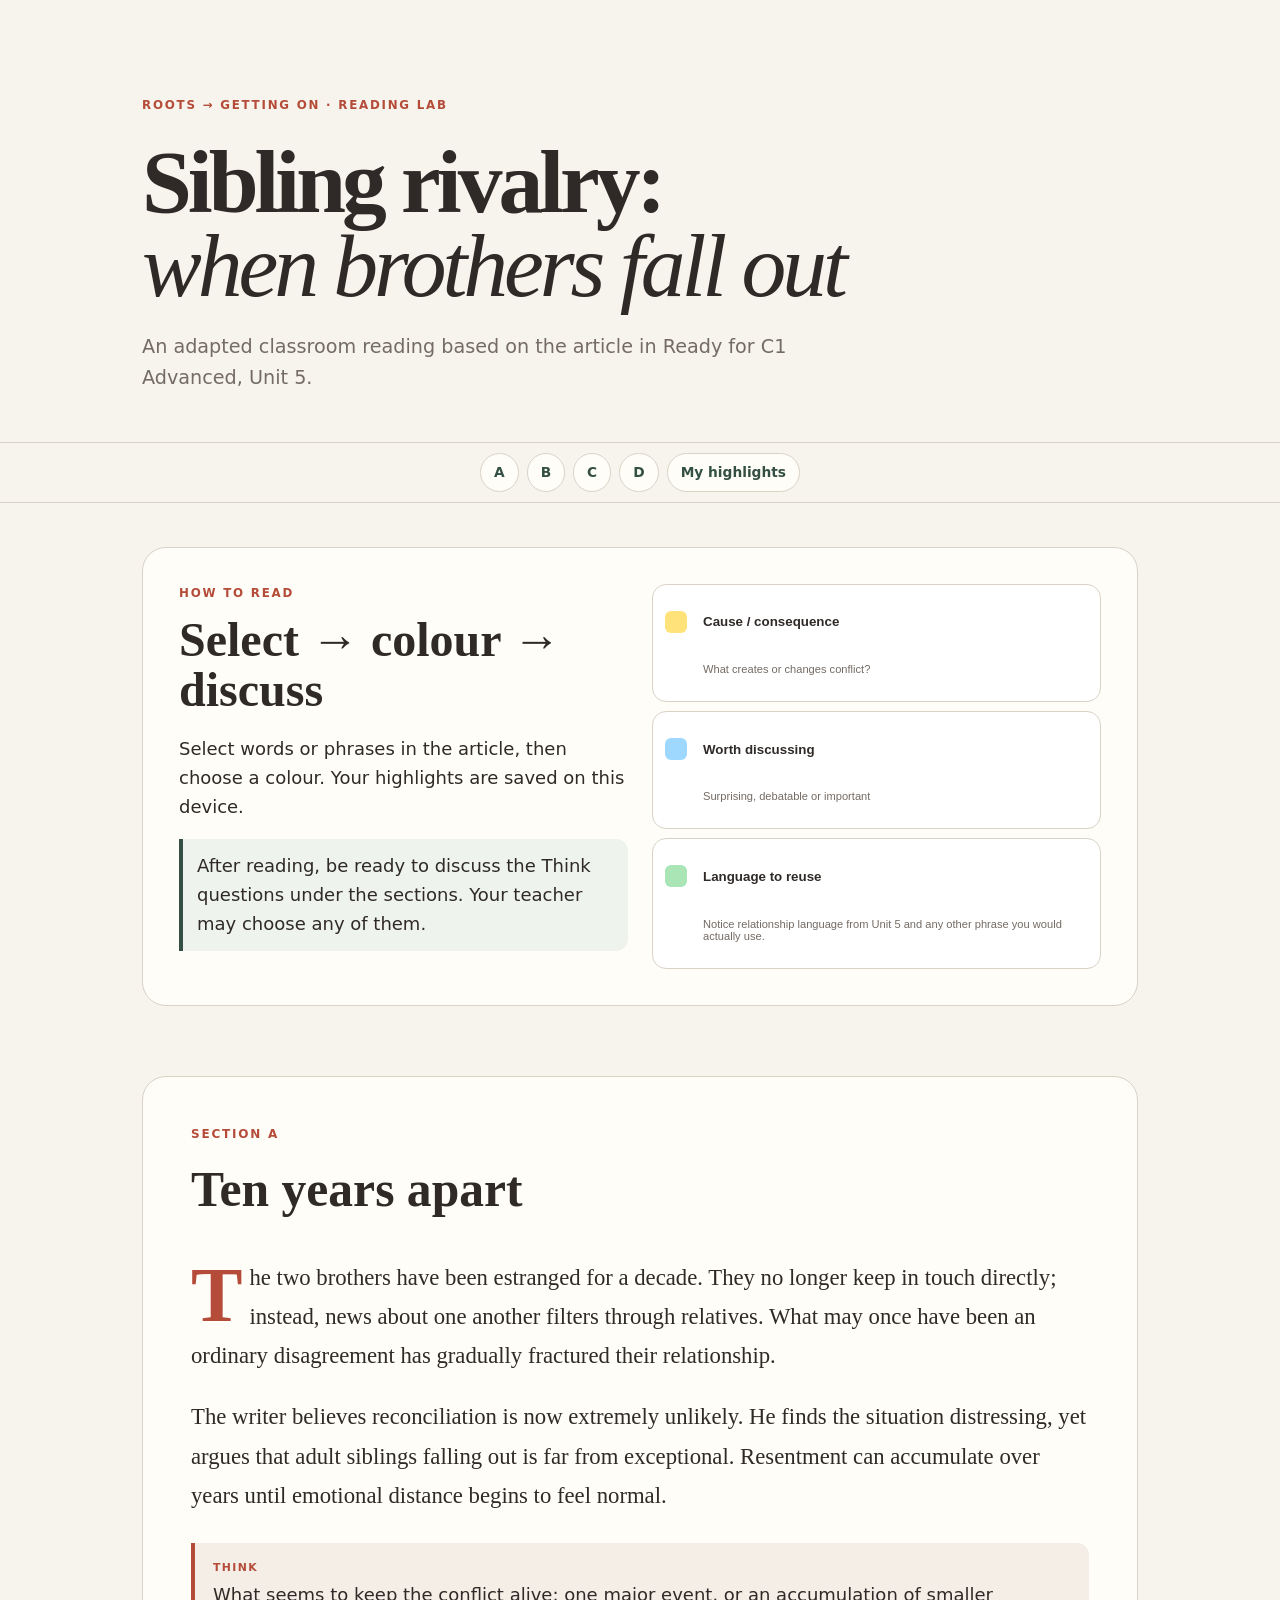
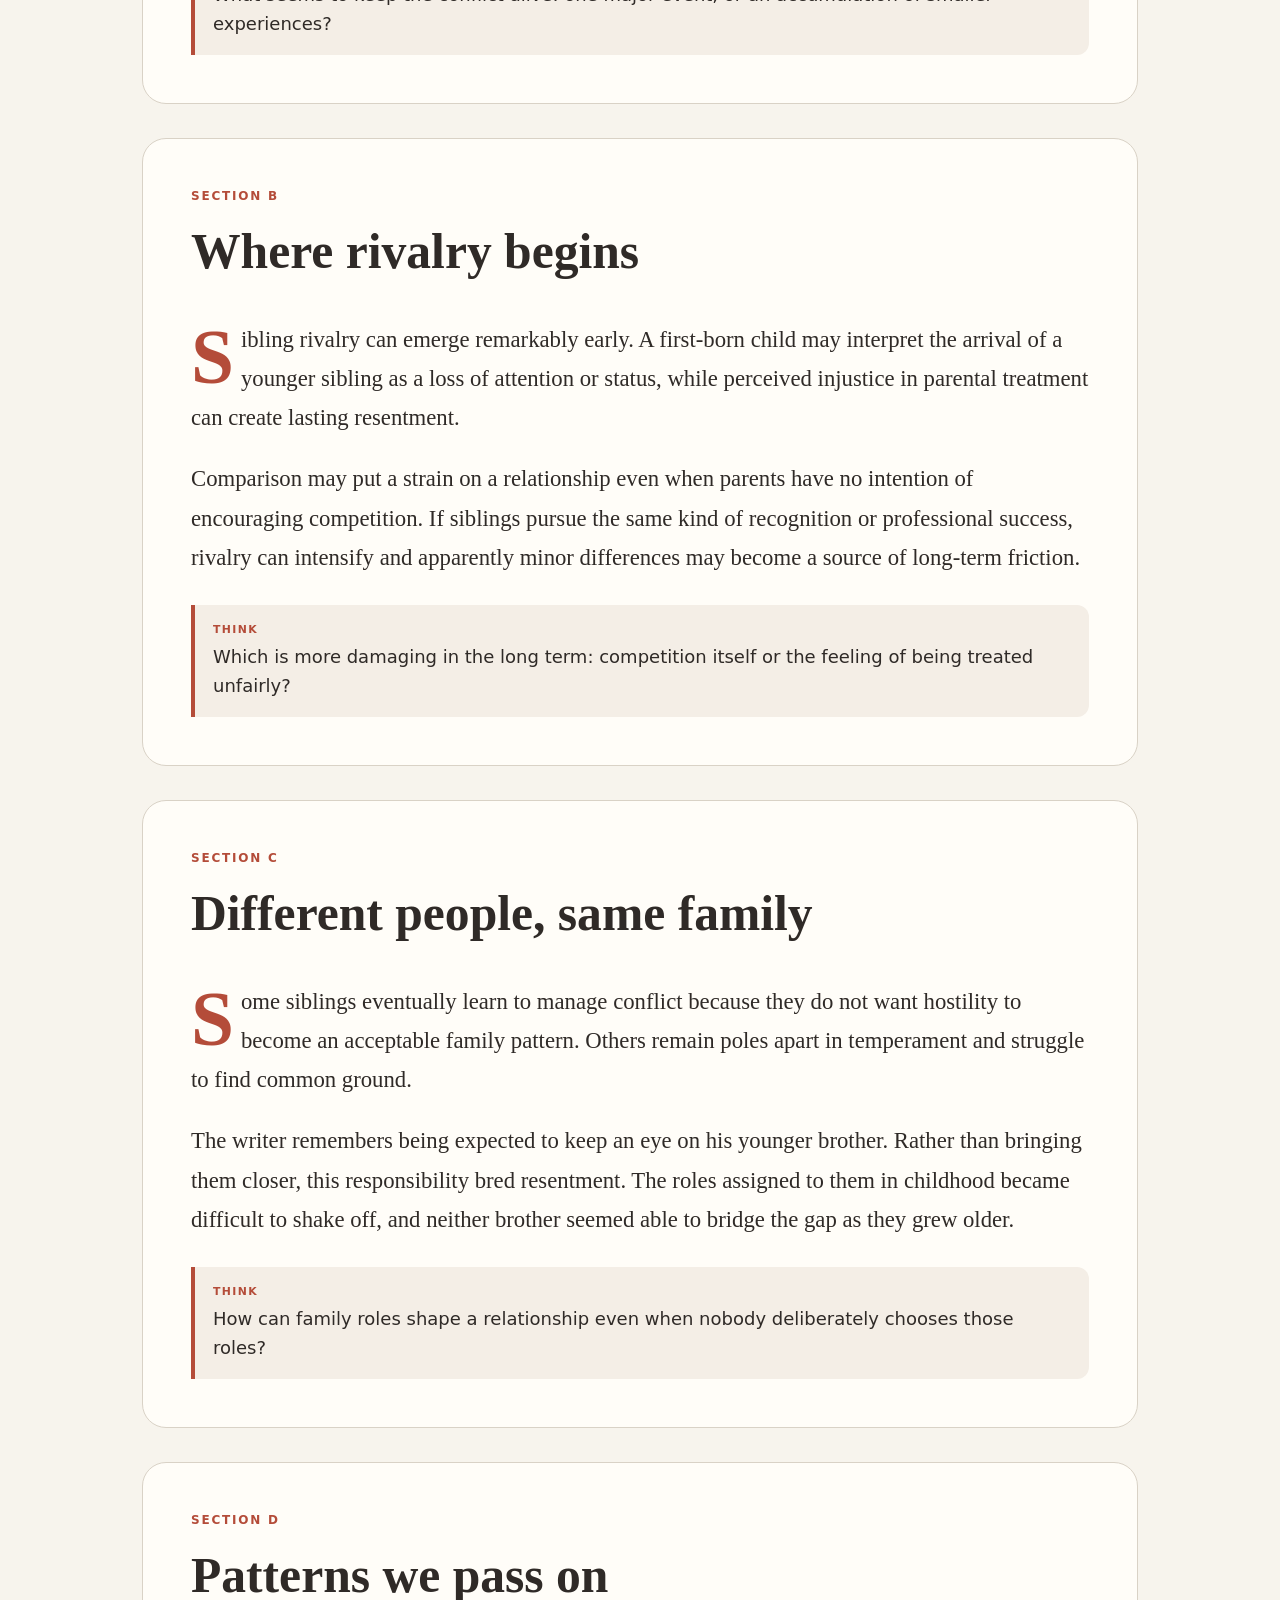
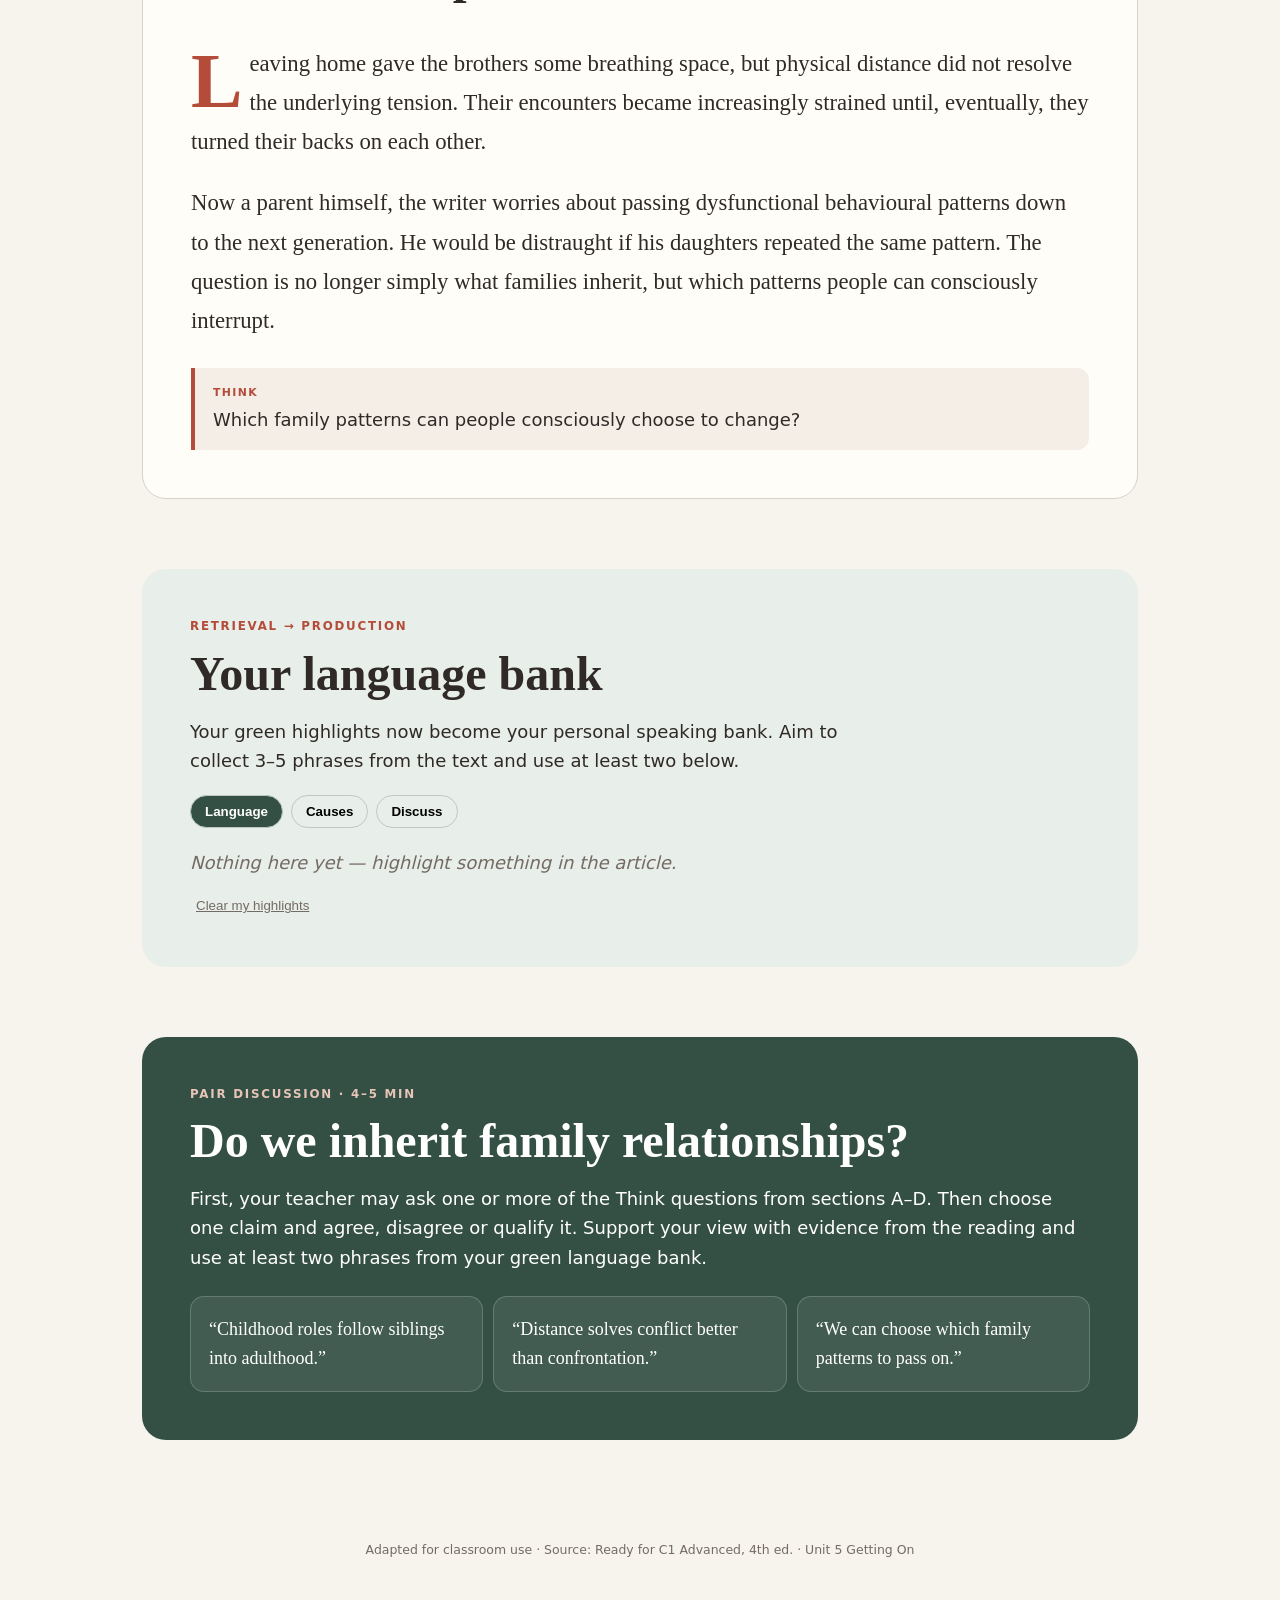
<file: family-relationships/sibling-rivalry/index.html>
<!doctype html>
<html lang="en">
<head>
<meta charset="utf-8">
<meta name="viewport" content="width=device-width,initial-scale=1,viewport-fit=cover">
<meta name="theme-color" content="#f7f4ed">
<title>Sibling Rivalry · Reading Lab</title>
<link rel="stylesheet" href="style.css">
</head>
<body>
<header class="hero">
  <div class="eyebrow">ROOTS → GETTING ON · READING LAB</div>
  <h1>Sibling rivalry:<br><em>when brothers fall out</em></h1>
  <p class="dek">An adapted classroom reading based on the article in Ready for C1 Advanced, Unit 5.</p>
</header>
<nav class="progress" aria-label="Article sections"><a href="#section-a">A</a><a href="#section-b">B</a><a href="#section-c">C</a><a href="#section-d">D</a><a href="#your-highlights">My highlights</a></nav>
<main>
<section class="instructions">
 <div><div class="eyebrow">HOW TO READ</div><h2>Select → colour → discuss</h2>
  <p>Select words or phrases in the article, then choose a colour. Your highlights are saved on this device.</p>
  <p class="teacher-note">After reading, be ready to discuss the Think questions under the sections. Your teacher may choose any of them.</p>
 </div>
 <div class="legend">
   <button data-color="cause" type="button"><i class="yellow"></i><b>Cause / consequence</b><small>What creates or changes conflict?</small></button>
   <button data-color="discuss" type="button"><i class="blue"></i><b>Worth discussing</b><small>Surprising, debatable or important</small></button>
   <button data-color="language" type="button"><i class="green"></i><b>Language to reuse</b><small>Notice relationship language from Unit 5 and any other phrase you would actually use.</small></button>
 </div>
</section>
<section class="article-section" id="section-a">
  <div class="section-kicker">SECTION A</div><h2>Ten years apart</h2>
  <div class="selectable">
    <p>The two brothers have been estranged for a decade. They no longer keep in touch directly; instead, news about one another filters through relatives. What may once have been an ordinary disagreement has gradually fractured their relationship.</p>
    <p>The writer believes reconciliation is now extremely unlikely. He finds the situation distressing, yet argues that adult siblings falling out is far from exceptional. Resentment can accumulate over years until emotional distance begins to feel normal.</p>
  </div>
  <div class="microtask"><span>Think</span>What seems to keep the conflict alive: one major event, or an accumulation of smaller experiences?</div>
</section>
<section class="article-section" id="section-b">
  <div class="section-kicker">SECTION B</div><h2>Where rivalry begins</h2>
  <div class="selectable">
    <p>Sibling rivalry can emerge remarkably early. A first-born child may interpret the arrival of a younger sibling as a loss of attention or status, while perceived injustice in parental treatment can create lasting resentment.</p>
    <p>Comparison may put a strain on a relationship even when parents have no intention of encouraging competition. If siblings pursue the same kind of recognition or professional success, rivalry can intensify and apparently minor differences may become a source of long-term friction.</p>
  </div>
  <div class="microtask"><span>Think</span>Which is more damaging in the long term: competition itself or the feeling of being treated unfairly?</div>
</section>
<section class="article-section" id="section-c">
  <div class="section-kicker">SECTION C</div><h2>Different people, same family</h2>
  <div class="selectable">
    <p>Some siblings eventually learn to manage conflict because they do not want hostility to become an acceptable family pattern. Others remain poles apart in temperament and struggle to find common ground.</p>
    <p>The writer remembers being expected to keep an eye on his younger brother. Rather than bringing them closer, this responsibility bred resentment. The roles assigned to them in childhood became difficult to shake off, and neither brother seemed able to bridge the gap as they grew older.</p>
  </div>
  <div class="microtask"><span>Think</span>How can family roles shape a relationship even when nobody deliberately chooses those roles?</div>
</section>
<section class="article-section" id="section-d">
  <div class="section-kicker">SECTION D</div><h2>Patterns we pass on</h2>
  <div class="selectable">
    <p>Leaving home gave the brothers some breathing space, but physical distance did not resolve the underlying tension. Their encounters became increasingly strained until, eventually, they turned their backs on each other.</p>
    <p>Now a parent himself, the writer worries about passing dysfunctional behavioural patterns down to the next generation. He would be distraught if his daughters repeated the same pattern. The question is no longer simply what families inherit, but which patterns people can consciously interrupt.</p>
  </div>
  <div class="microtask"><span>Think</span>Which family patterns can people consciously choose to change?</div>
</section>
<section class="collection" id="your-highlights">
 <div class="eyebrow">RETRIEVAL → PRODUCTION</div><h2>Your language bank</h2>
 <p class="collection-intro">Your green highlights now become your personal speaking bank. Aim to collect 3–5 phrases from the text and use at least two below.</p>
 <div class="tabs"><button class="tab active" data-filter="language">Language</button><button class="tab" data-filter="cause">Causes</button><button class="tab" data-filter="discuss">Discuss</button></div>
 <div id="highlight-list" class="highlight-list"></div><button id="clear-all" class="clear" type="button">Clear my highlights</button>
</section>
<section class="final-task">
 <div class="eyebrow">PAIR DISCUSSION · 4–5 MIN</div><h2>Do we inherit family relationships?</h2>
 <p>First, your teacher may ask one or more of the Think questions from sections A–D. Then choose one claim and agree, disagree or qualify it. Support your view with evidence from the reading and use at least two phrases from your green language bank.</p>
 <div class="claims"><blockquote>“Childhood roles follow siblings into adulthood.”</blockquote><blockquote>“Distance solves conflict better than confrontation.”</blockquote><blockquote>“We can choose which family patterns to pass on.”</blockquote></div>
</section>
</main>
<div id="palette" class="palette" hidden><button data-color="cause"><i class="yellow"></i><span>Cause</span></button><button data-color="discuss"><i class="blue"></i><span>Discuss</span></button><button data-color="language"><i class="green"></i><span>Language</span></button><button data-color="remove"><span>×</span><span>Remove</span></button></div>
<footer>Adapted for classroom use · Source: Ready for C1 Advanced, 4th ed. · Unit 5 Getting On</footer><script src="app.js"></script>
</body></html>
</file>
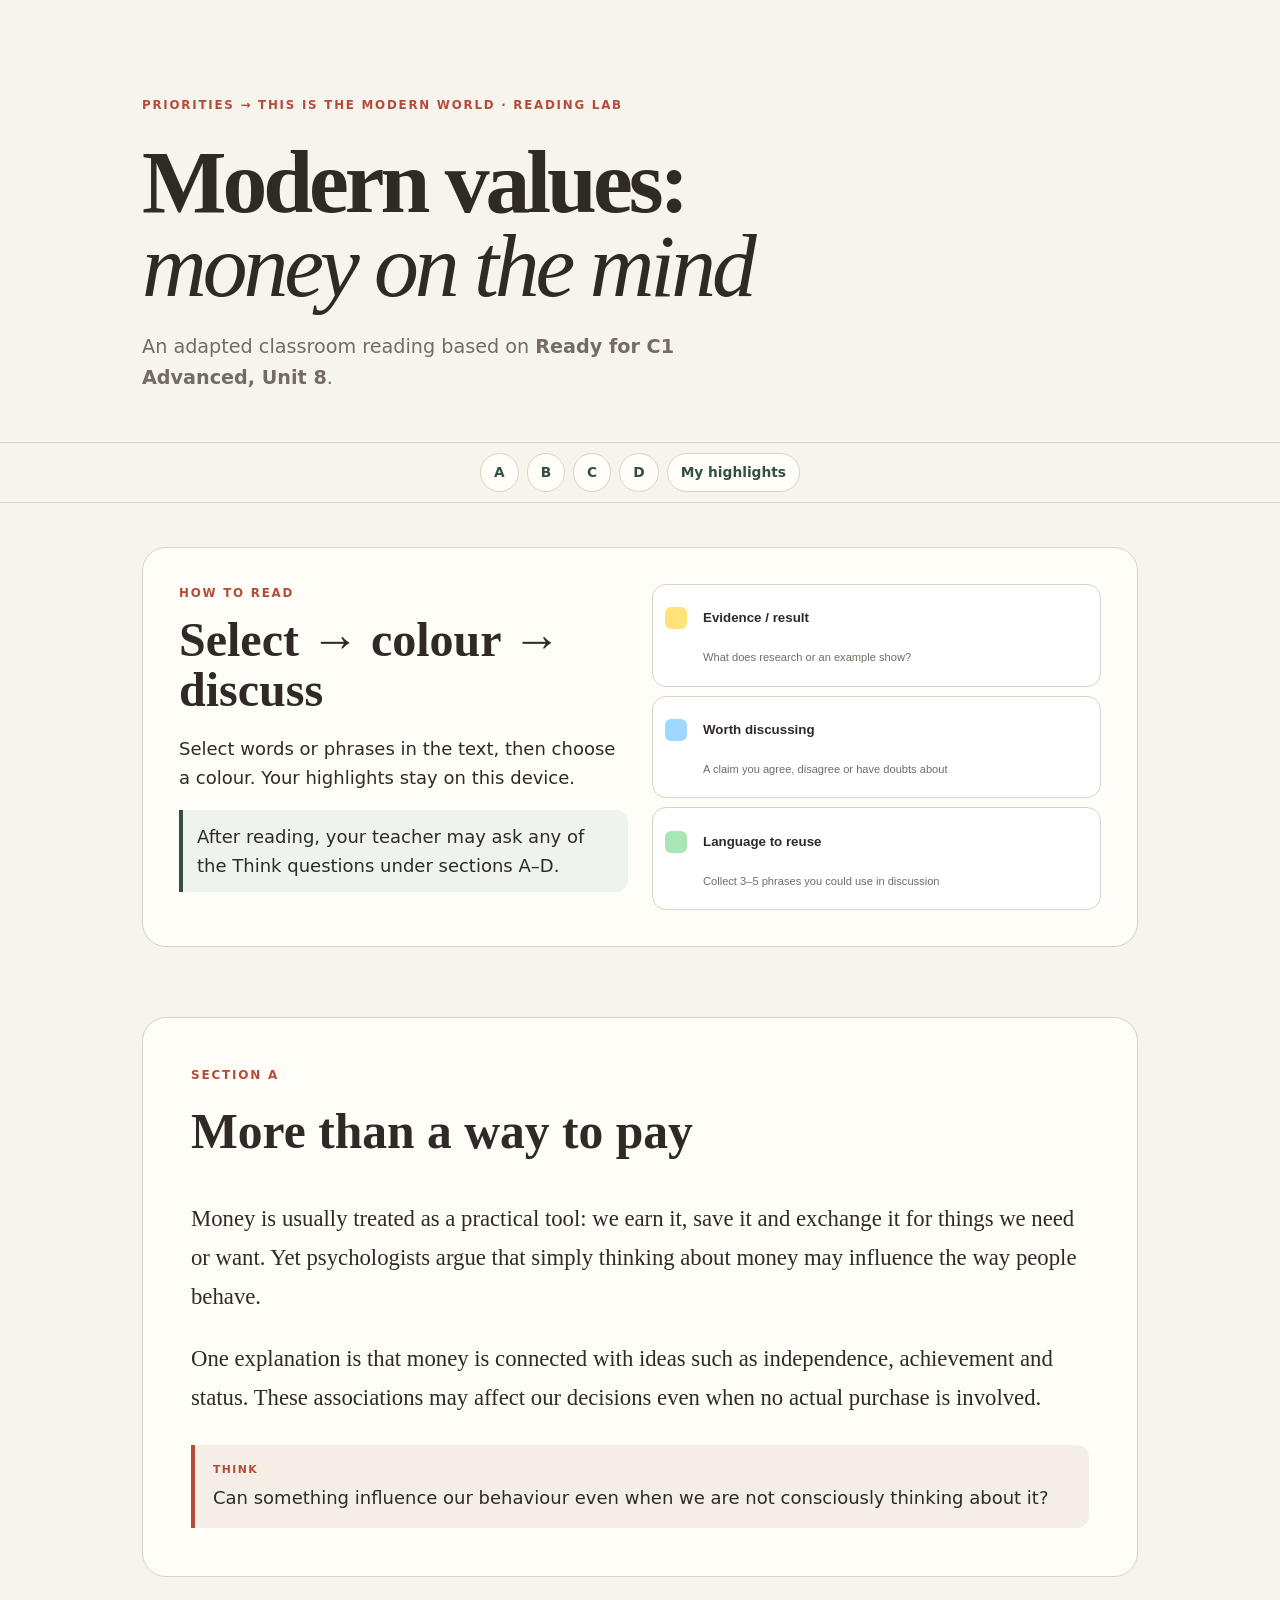
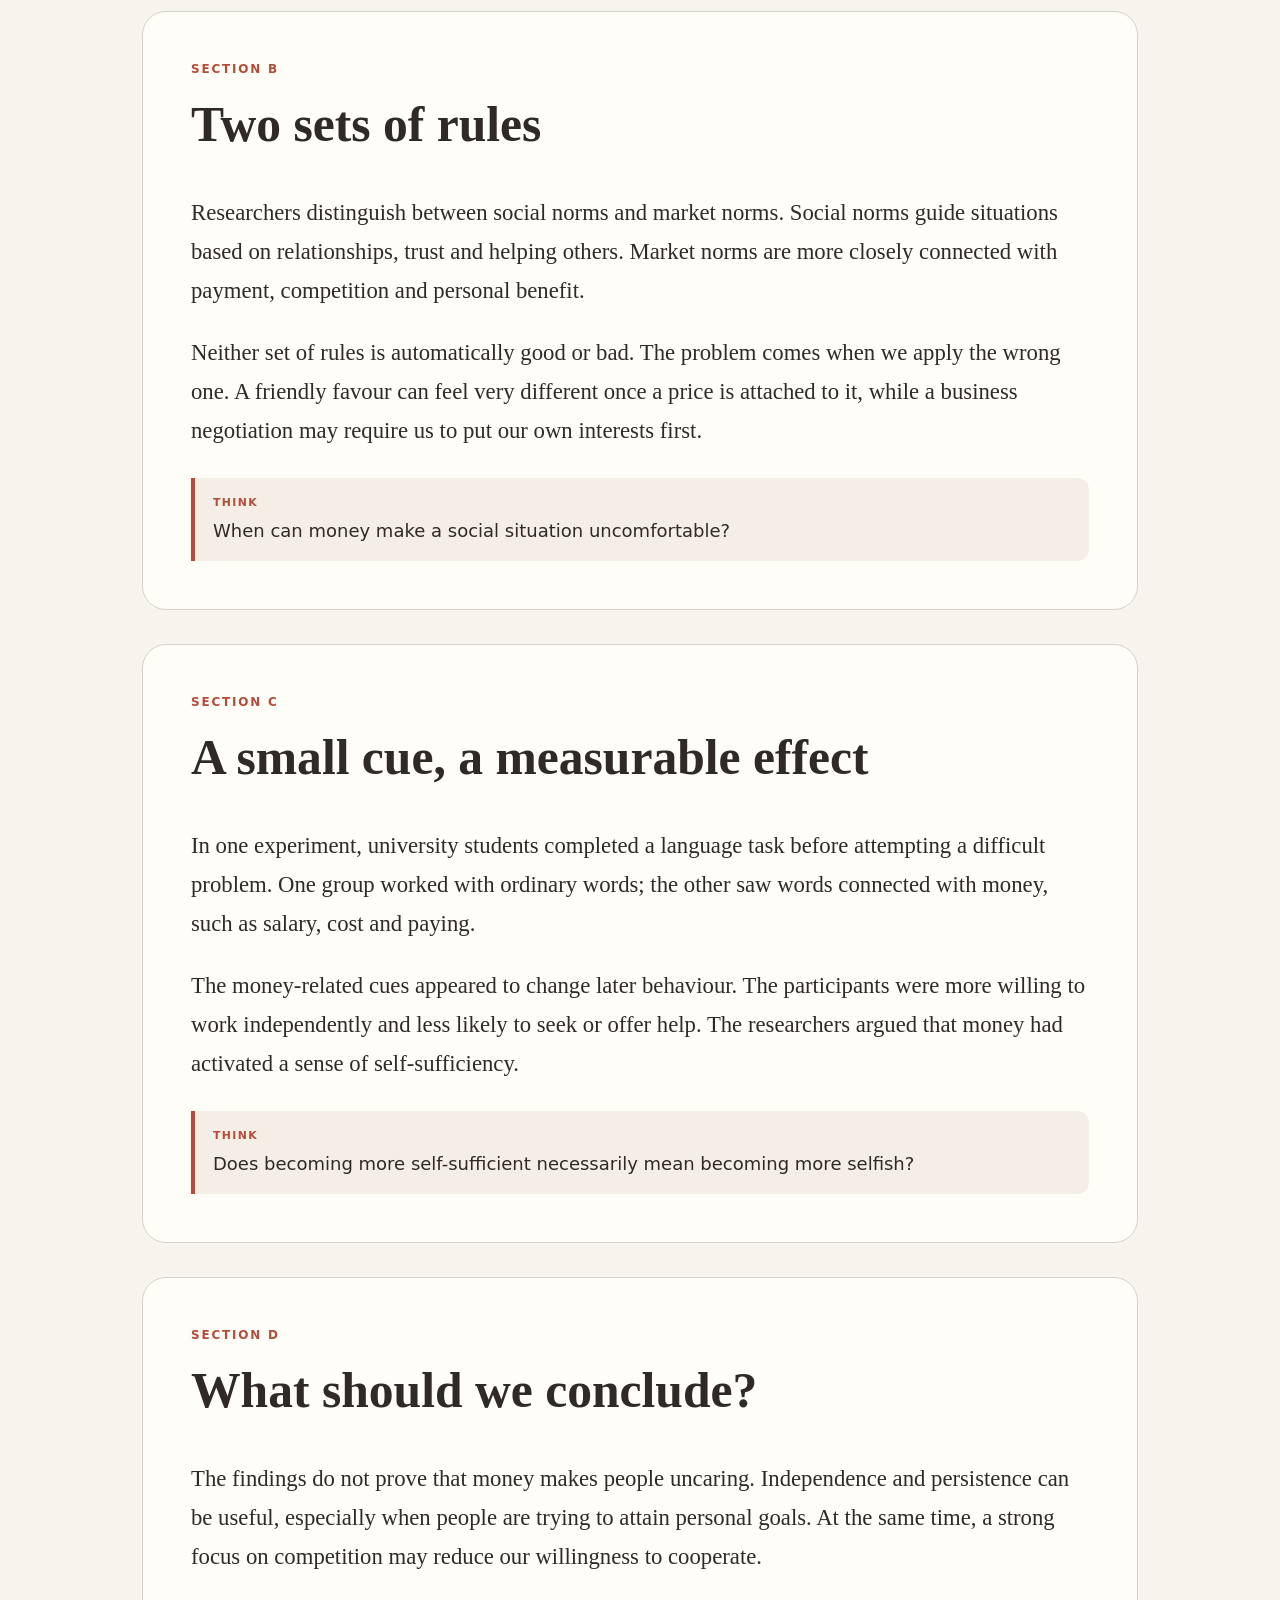
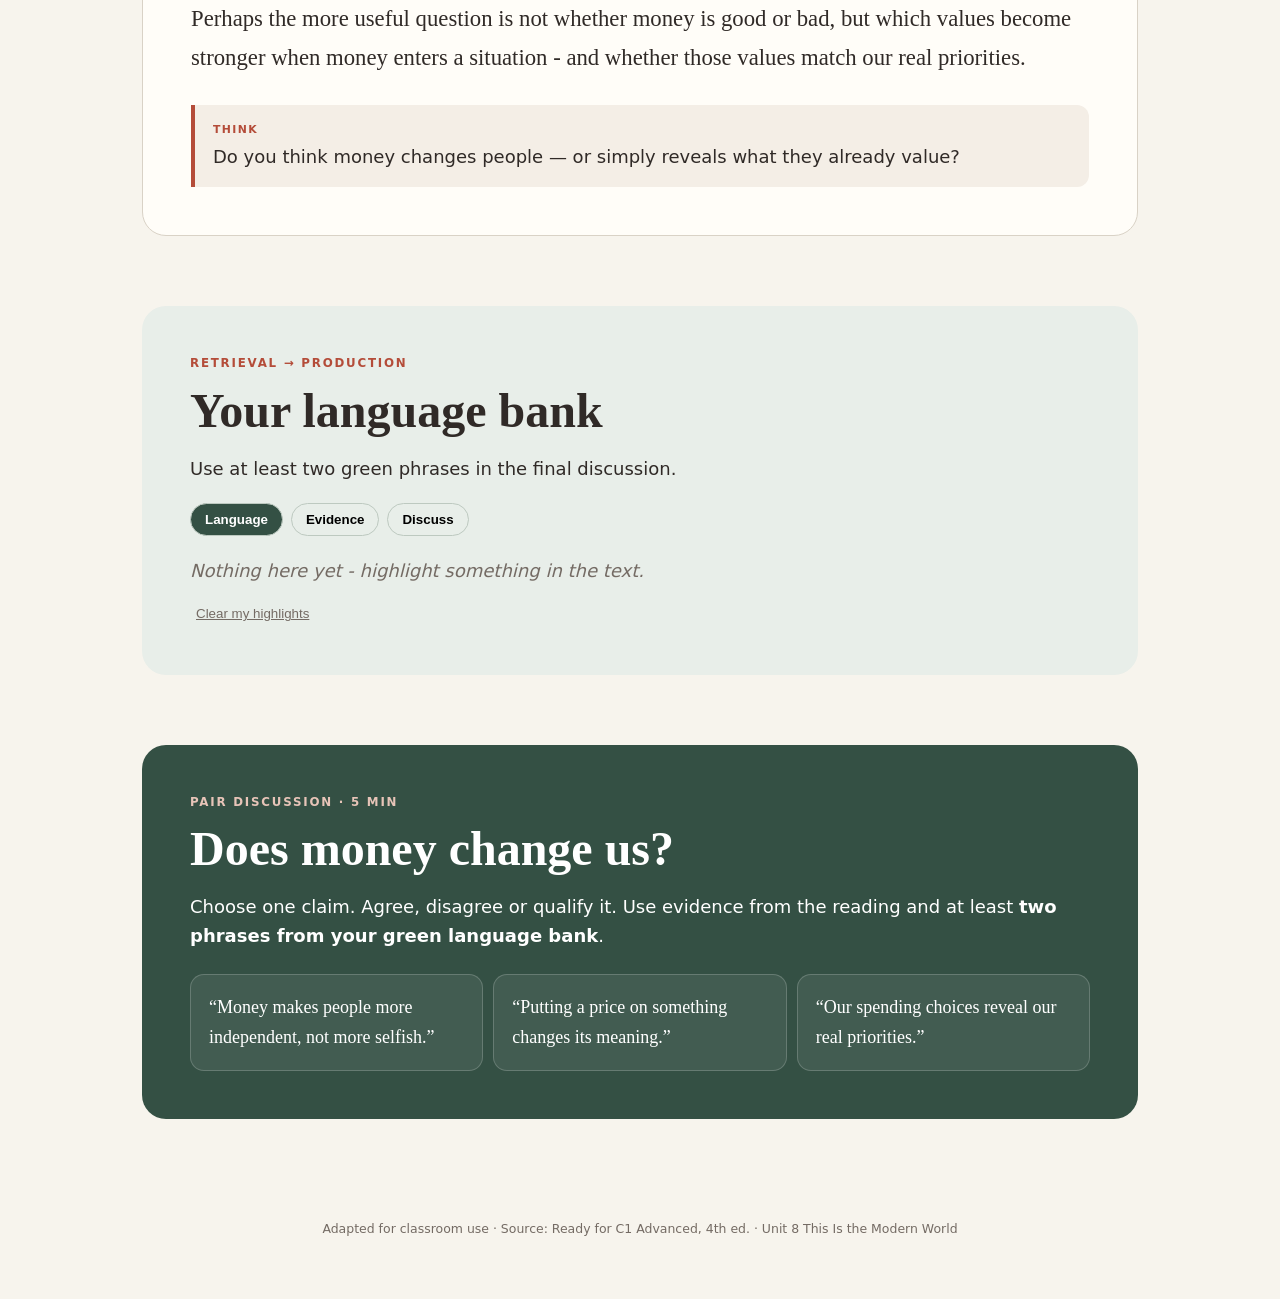
<file: money-and-values/modern-values/index.html>
<!doctype html><html lang="en"><head><meta charset="utf-8"><meta name="viewport" content="width=device-width,initial-scale=1,viewport-fit=cover"><meta name="theme-color" content="#f7f4ed"><title>Modern Values · Reading Lab</title><link rel="stylesheet" href="style.css"></head><body><header class="hero"><div class="eyebrow">PRIORITIES → THIS IS THE MODERN WORLD · READING LAB</div><h1>Modern values:<br><em>money on the mind</em></h1><p class="dek">An adapted classroom reading based on <strong>Ready for C1 Advanced, Unit 8</strong>.</p></header><nav class="progress"><a href="#a">A</a><a href="#b">B</a><a href="#c">C</a><a href="#d">D</a><a href="#bank">My highlights</a></nav><main><section class="instructions"><div><div class="eyebrow">HOW TO READ</div><h2>Select → colour → discuss</h2><p>Select words or phrases in the text, then choose a colour. Your highlights stay on this device.</p><p class="teacher-note">After reading, your teacher may ask any of the Think questions under sections A–D.</p></div><div class="legend"><button><i class="yellow"></i><b>Evidence / result</b><small>What does research or an example show?</small></button><button><i class="blue"></i><b>Worth discussing</b><small>A claim you agree, disagree or have doubts about</small></button><button><i class="green"></i><b>Language to reuse</b><small>Collect 3–5 phrases you could use in discussion</small></button></div></section><section class="article-section" id="a"><div class="section-kicker">SECTION A</div><h2>More than a way to pay</h2><div class="selectable"><p>Money is usually treated as a practical tool: we earn it, save it and exchange it for things we need or want. Yet psychologists argue that simply thinking about money may influence the way people behave.</p><p>One explanation is that money is connected with ideas such as independence, achievement and status. These associations may affect our decisions even when no actual purchase is involved.</p></div><div class="microtask"><span>Think</span>Can something influence our behaviour even when we are not consciously thinking about it?</div></section><section class="article-section" id="b"><div class="section-kicker">SECTION B</div><h2>Two sets of rules</h2><div class="selectable"><p>Researchers distinguish between social norms and market norms. Social norms guide situations based on relationships, trust and helping others. Market norms are more closely connected with payment, competition and personal benefit.</p><p>Neither set of rules is automatically good or bad. The problem comes when we apply the wrong one. A friendly favour can feel very different once a price is attached to it, while a business negotiation may require us to put our own interests first.</p></div><div class="microtask"><span>Think</span>When can money make a social situation uncomfortable?</div></section><section class="article-section" id="c"><div class="section-kicker">SECTION C</div><h2>A small cue, a measurable effect</h2><div class="selectable"><p>In one experiment, university students completed a language task before attempting a difficult problem. One group worked with ordinary words; the other saw words connected with money, such as salary, cost and paying.</p><p>The money-related cues appeared to change later behaviour. The participants were more willing to work independently and less likely to seek or offer help. The researchers argued that money had activated a sense of self-sufficiency.</p></div><div class="microtask"><span>Think</span>Does becoming more self-sufficient necessarily mean becoming more selfish?</div></section><section class="article-section" id="d"><div class="section-kicker">SECTION D</div><h2>What should we conclude?</h2><div class="selectable"><p>The findings do not prove that money makes people uncaring. Independence and persistence can be useful, especially when people are trying to attain personal goals. At the same time, a strong focus on competition may reduce our willingness to cooperate.</p><p>Perhaps the more useful question is not whether money is good or bad, but which values become stronger when money enters a situation - and whether those values match our real priorities.</p></div><div class="microtask"><span>Think</span>Do you think money changes people — or simply reveals what they already value?</div></section><section class="collection" id="bank"><div class="eyebrow">RETRIEVAL → PRODUCTION</div><h2>Your language bank</h2><p>Use at least two green phrases in the final discussion.</p><div class="tabs"><button class="tab active" data-filter="language">Language</button><button class="tab" data-filter="cause">Evidence</button><button class="tab" data-filter="discuss">Discuss</button></div><div id="highlight-list" class="highlight-list"></div><button id="clear-all" class="clear">Clear my highlights</button></section><section class="final-task"><div class="eyebrow">PAIR DISCUSSION · 5 MIN</div><h2>Does money change us?</h2><p>Choose one claim. Agree, disagree or qualify it. Use evidence from the reading and at least <strong>two phrases from your green language bank</strong>.</p><div class="claims"><blockquote>“Money makes people more independent, not more selfish.”</blockquote><blockquote>“Putting a price on something changes its meaning.”</blockquote><blockquote>“Our spending choices reveal our real priorities.”</blockquote></div></section></main><div id="palette" class="palette" hidden><button data-color="cause"><i class="yellow"></i><span>Evidence</span></button><button data-color="discuss"><i class="blue"></i><span>Discuss</span></button><button data-color="language"><i class="green"></i><span>Language</span></button><button data-color="remove"><span>×</span><span>Remove</span></button></div><footer>Adapted for classroom use · Source: Ready for C1 Advanced, 4th ed. · Unit 8 This Is the Modern World</footer><script src="app.js"></script></body></html>
</file>
<file: family-relationships/sibling-rivalry/style.css>
:root{--paper:#f7f4ed;--ink:#2f2a27;--muted:#746b64;--rust:#b44c39;--green:#345044;--line:#d9d2c6;--yellow:#ffe27a;--blue:#9ed8ff;--mint:#a9e5b5;--white:#fffdf8}
*{box-sizing:border-box}html{scroll-behavior:smooth}body{margin:0;background:var(--paper);color:var(--ink);font-family:Inter,ui-sans-serif,system-ui,-apple-system,BlinkMacSystemFont,"Segoe UI",sans-serif;line-height:1.62}
.hero{max-width:920px;margin:auto;padding:clamp(46px,8vw,96px) 22px 30px}.eyebrow{font-size:.74rem;letter-spacing:.15em;font-weight:800;color:var(--rust);text-transform:uppercase}.hero h1{font-family:Georgia,serif;font-size:clamp(2.5rem,7vw,5.6rem);line-height:.94;letter-spacing:-.045em;margin:.28em 0 .25em}.hero h1 em{font-weight:400}.dek{max-width:650px;color:var(--muted);font-size:clamp(1rem,2vw,1.2rem)}
.progress{position:sticky;top:0;z-index:20;display:flex;justify-content:center;gap:8px;padding:10px 12px;background:rgba(247,244,237,.94);backdrop-filter:blur(10px);border-block:1px solid var(--line)}.progress a{color:var(--green);text-decoration:none;font-weight:800;border:1px solid var(--line);background:var(--white);border-radius:999px;padding:7px 13px;font-size:.86rem}
main{max-width:920px;margin:auto;padding:0 22px}.instructions{display:grid;grid-template-columns:1fr 1fr;gap:24px;margin:44px 0 70px;padding:clamp(20px,4vw,36px);background:var(--white);border:1px solid var(--line);border-radius:24px}.instructions h2,.collection h2,.final-task h2{font-family:Georgia,serif;font-size:clamp(1.8rem,4vw,3rem);line-height:1.05;margin:.25em 0}.teacher-note{margin-top:18px;padding:12px 14px;border-left:4px solid var(--green);background:#eef3ee;border-radius:0 12px 12px 0;color:var(--ink)}.legend{display:grid;gap:9px}.legend button{display:grid;grid-template-columns:28px 1fr;text-align:left;gap:0 10px;align-items:center;border:1px solid var(--line);background:#fff;border-radius:14px;padding:11px 12px;color:var(--ink)}.legend i,.palette i{width:22px;height:22px;border-radius:6px;display:block}.legend small{grid-column:2;color:var(--muted)}.yellow{background:var(--yellow)}.blue{background:var(--blue)}.green{background:var(--mint)}
.article-section{scroll-margin-top:72px;margin:0 0 34px;padding:clamp(25px,5vw,48px);background:var(--white);border:1px solid var(--line);border-radius:24px}.section-kicker{color:var(--rust);font-size:.75rem;font-weight:900;letter-spacing:.15em}.article-section h2{font-family:Georgia,serif;font-size:clamp(1.8rem,4vw,3.1rem);margin:.12em 0 .55em}.selectable{font-family:Georgia,serif;font-size:clamp(1.13rem,2.3vw,1.42rem);line-height:1.72}.selectable p:first-child:first-letter{float:left;font-size:3.4em;line-height:.75;padding:.12em .09em 0 0;color:var(--rust);font-weight:bold}.microtask{margin-top:28px;padding:16px 18px;border-left:4px solid var(--rust);background:#f4eee6;border-radius:0 12px 12px 0}.microtask span{display:block;text-transform:uppercase;letter-spacing:.13em;font-size:.68rem;font-weight:900;color:var(--rust);margin-bottom:4px}
mark.hl{border-radius:.18em;padding:.04em .03em;cursor:pointer}.hl-cause{background:var(--yellow)}.hl-discuss{background:var(--blue)}.hl-language{background:var(--mint)}
.palette{position:fixed;z-index:99;left:50%;bottom:max(18px,env(safe-area-inset-bottom));transform:translateX(-50%);display:flex;gap:6px;background:#2f2a27;color:white;padding:8px;border-radius:16px;box-shadow:0 12px 40px #0004;max-width:calc(100vw - 20px)}.palette[hidden]{display:none}.palette button{border:0;background:#48413d;color:#fff;border-radius:10px;padding:9px 10px;display:flex;align-items:center;gap:6px;font-weight:700}.palette i{width:17px;height:17px}
.collection,.final-task{scroll-margin-top:72px;margin:70px 0;padding:clamp(24px,5vw,48px);border-radius:24px}.collection{background:#e8eee9}.collection-intro{max-width:650px}.tabs{display:flex;gap:8px;flex-wrap:wrap;margin:20px 0}.tab{border:1px solid #bdc9c0;background:transparent;border-radius:999px;padding:8px 14px;font-weight:800}.tab.active{background:var(--green);color:white}.highlight-list{display:grid;gap:9px}.saved{border:0;text-align:left;padding:12px 14px;border-radius:11px;font:inherit}.saved.language{background:var(--mint)}.saved.cause{background:var(--yellow)}.saved.discuss{background:var(--blue)}.empty{color:var(--muted);font-style:italic}.clear{margin-top:20px;border:0;background:transparent;text-decoration:underline;color:var(--muted)}.final-task{background:var(--green);color:white}.final-task .eyebrow{color:#e7c4b8}.claims{display:grid;grid-template-columns:repeat(3,1fr);gap:10px;margin-top:24px}.claims blockquote{margin:0;padding:18px;background:#ffffff12;border:1px solid #ffffff30;border-radius:14px;font-family:Georgia,serif}
footer{text-align:center;color:var(--muted);font-size:.78rem;padding:30px 20px 60px}
@media(max-width:700px){.instructions{grid-template-columns:1fr}.claims{grid-template-columns:1fr}.progress{justify-content:flex-start;overflow:auto}.progress a{white-space:nowrap}.palette span:not(:first-child){font-size:.75rem}.article-section{padding:24px 20px}.selectable{font-size:1.14rem}}
@media(min-width:1200px){body{font-size:18px}.hero,main{max-width:1040px}}
@media(pointer:coarse){button,.progress a{min-height:44px}}
</file>
<file: money-and-values/modern-values/style.css>
:root{--paper:#f7f4ed;--ink:#302a27;--muted:#746b64;--rust:#b44c39;--green:#345044;--line:#d9d2c6;--yellow:#ffe27a;--blue:#9ed8ff;--mint:#a9e5b5;--white:#fffdf8}*{box-sizing:border-box}html{scroll-behavior:smooth}body{margin:0;background:var(--paper);color:var(--ink);font-family:Inter,ui-sans-serif,system-ui,-apple-system,"Segoe UI",sans-serif;line-height:1.62}.hero{max-width:920px;margin:auto;padding:clamp(46px,8vw,96px) 22px 30px}.eyebrow{font-size:.74rem;letter-spacing:.15em;font-weight:800;color:var(--rust);text-transform:uppercase}.hero h1{font-family:Georgia,serif;font-size:clamp(2.5rem,7vw,5.6rem);line-height:.94;letter-spacing:-.045em;margin:.28em 0 .25em}.hero h1 em{font-weight:400}.dek{max-width:650px;color:var(--muted);font-size:clamp(1rem,2vw,1.2rem)}.progress{position:sticky;top:0;z-index:20;display:flex;justify-content:center;gap:8px;padding:10px 12px;background:#f7f4edf2;backdrop-filter:blur(10px);border-block:1px solid var(--line)}.progress a{color:var(--green);text-decoration:none;font-weight:800;border:1px solid var(--line);background:var(--white);border-radius:999px;padding:7px 13px;font-size:.86rem}main{max-width:920px;margin:auto;padding:0 22px}.instructions{display:grid;grid-template-columns:1fr 1fr;gap:24px;margin:44px 0 70px;padding:clamp(20px,4vw,36px);background:var(--white);border:1px solid var(--line);border-radius:24px}.instructions h2,.collection h2,.final-task h2{font-family:Georgia,serif;font-size:clamp(1.8rem,4vw,3rem);line-height:1.05;margin:.25em 0}.teacher-note{margin-top:18px;padding:12px 14px;border-left:4px solid var(--green);background:#eef3ee;border-radius:0 12px 12px 0}.legend{display:grid;gap:9px}.legend button{display:grid;grid-template-columns:28px 1fr;text-align:left;gap:0 10px;align-items:center;border:1px solid var(--line);background:#fff;border-radius:14px;padding:11px 12px;color:var(--ink)}.legend i,.palette i{width:22px;height:22px;border-radius:6px;display:block}.legend small{grid-column:2;color:var(--muted)}.yellow{background:var(--yellow)}.blue{background:var(--blue)}.green{background:var(--mint)}.article-section{scroll-margin-top:72px;margin:0 0 34px;padding:clamp(25px,5vw,48px);background:var(--white);border:1px solid var(--line);border-radius:24px}.section-kicker{color:var(--rust);font-size:.75rem;font-weight:900;letter-spacing:.15em}.article-section h2{font-family:Georgia,serif;font-size:clamp(1.8rem,4vw,3.1rem);margin:.12em 0 .55em}.selectable{font-family:Georgia,serif;font-size:clamp(1.13rem,2.3vw,1.42rem);line-height:1.72}.microtask{margin-top:28px;padding:16px 18px;border-left:4px solid var(--rust);background:#f4eee6;border-radius:0 12px 12px 0}.microtask span{display:block;text-transform:uppercase;letter-spacing:.13em;font-size:.68rem;font-weight:900;color:var(--rust);margin-bottom:4px}mark.hl{border-radius:.18em;padding:.04em .03em;cursor:pointer}.hl-cause{background:var(--yellow)}.hl-discuss{background:var(--blue)}.hl-language{background:var(--mint)}.palette{position:fixed;z-index:99;left:50%;bottom:max(18px,env(safe-area-inset-bottom));transform:translateX(-50%);display:flex;gap:6px;background:#2f2a27;color:white;padding:8px;border-radius:16px;box-shadow:0 12px 40px #0004;max-width:calc(100vw - 20px)}.palette[hidden]{display:none}.palette button{border:0;background:#48413d;color:#fff;border-radius:10px;padding:9px 10px;display:flex;align-items:center;gap:6px;font-weight:700}.palette i{width:17px;height:17px}.collection,.final-task{scroll-margin-top:72px;margin:70px 0;padding:clamp(24px,5vw,48px);border-radius:24px}.collection{background:#e8eee9}.tabs{display:flex;gap:8px;flex-wrap:wrap;margin:20px 0}.tab{border:1px solid #bdc9c0;background:transparent;border-radius:999px;padding:8px 14px;font-weight:800}.tab.active{background:var(--green);color:white}.highlight-list{display:grid;gap:9px}.saved{border:0;text-align:left;padding:12px 14px;border-radius:11px;font:inherit}.saved.language{background:var(--mint)}.saved.cause{background:var(--yellow)}.saved.discuss{background:var(--blue)}.empty{color:var(--muted);font-style:italic}.clear{margin-top:20px;border:0;background:transparent;text-decoration:underline;color:var(--muted)}.final-task{background:var(--green);color:white}.final-task .eyebrow{color:#e7c4b8}.claims{display:grid;grid-template-columns:repeat(3,1fr);gap:10px;margin-top:24px}.claims blockquote{margin:0;padding:18px;background:#ffffff12;border:1px solid #ffffff30;border-radius:14px;font-family:Georgia,serif}footer{text-align:center;color:var(--muted);font-size:.78rem;padding:30px 20px 60px}@media(max-width:700px){.instructions{grid-template-columns:1fr}.claims{grid-template-columns:1fr}.progress{justify-content:flex-start;overflow:auto}.progress a{white-space:nowrap}.article-section{padding:24px 20px}.selectable{font-size:1.14rem}}@media(min-width:1200px){body{font-size:18px}.hero,main{max-width:1040px}}@media(pointer:coarse){button,.progress a{min-height:44px}}
</file>
